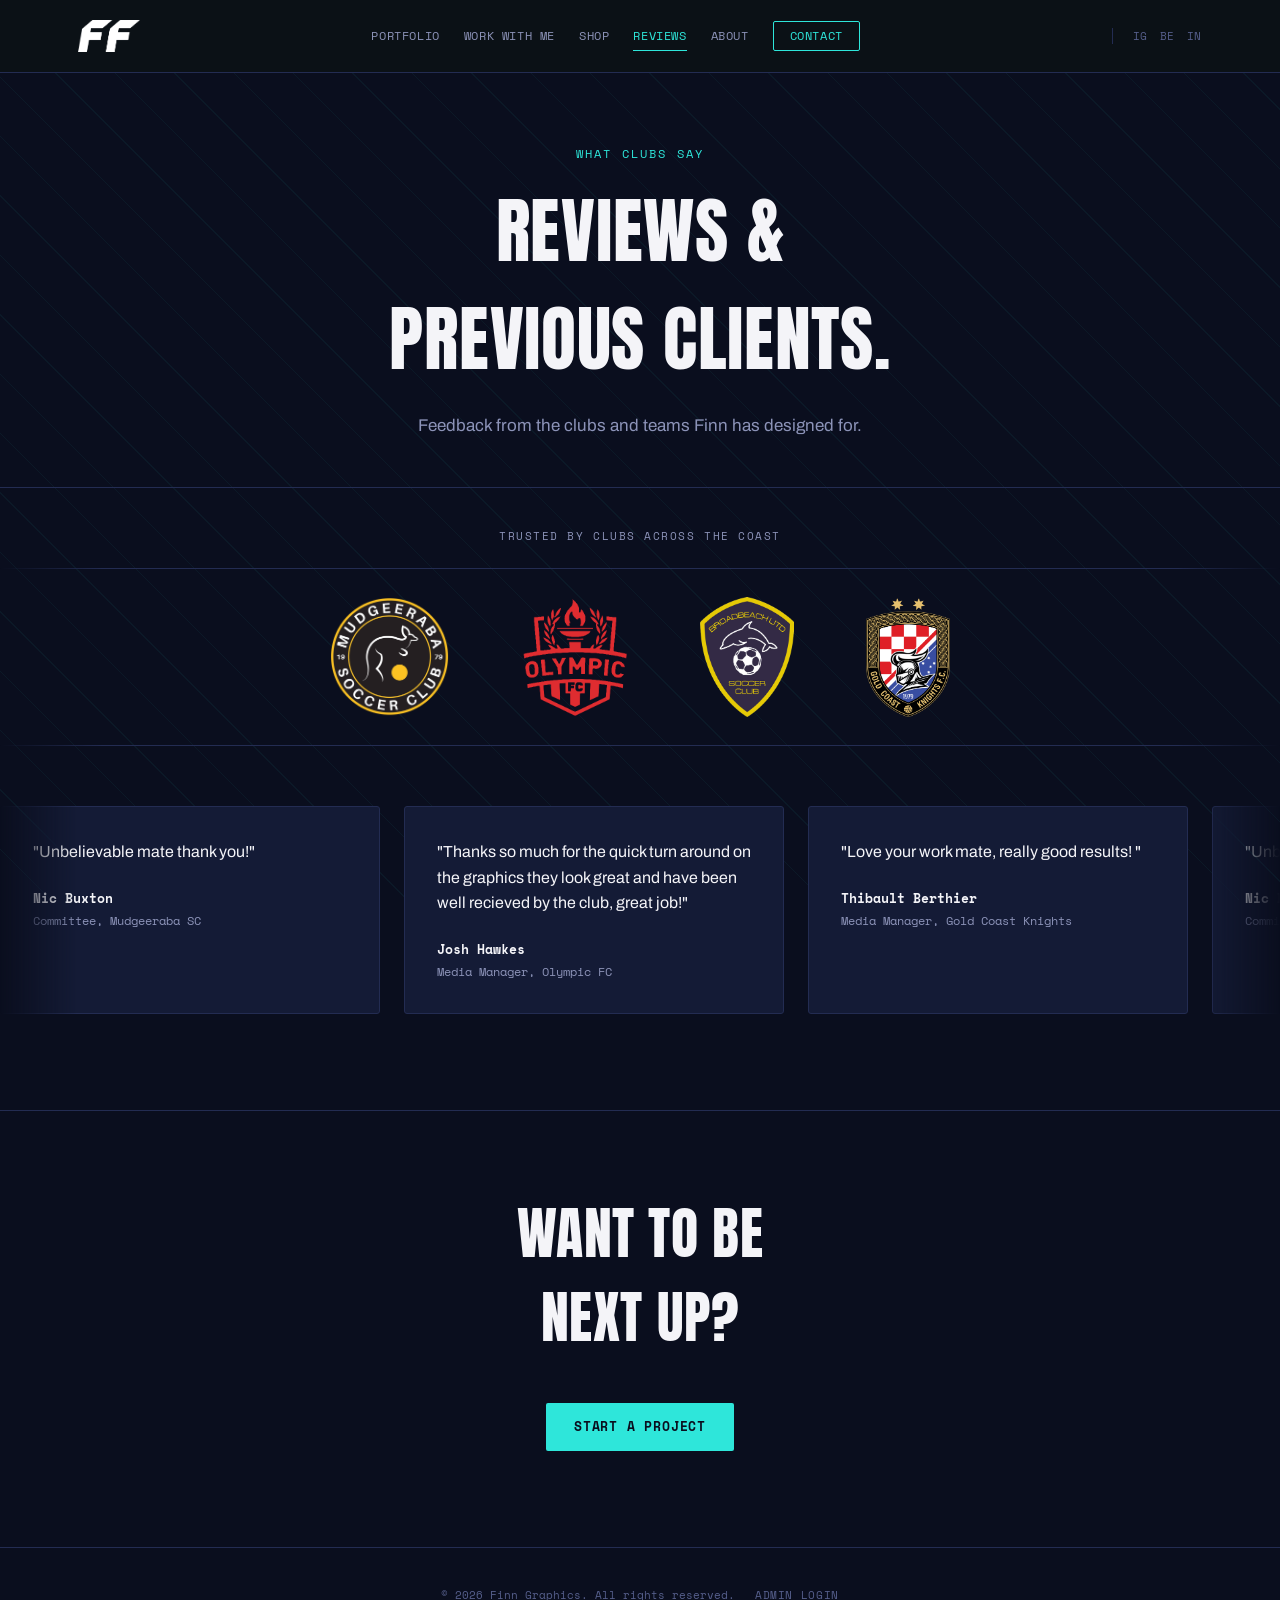
<file: reviews.html>
<!DOCTYPE html>
<html lang="en">
<head>
<meta charset="UTF-8">
<meta name="viewport" content="width=device-width, initial-scale=1.0">
<title>Reviews — Finn Graphics</title>
<meta name="description" content="What clubs and brands say about working with Finn Graphics.">
<link rel="preconnect" href="https://fonts.googleapis.com">
<link rel="preconnect" href="https://fonts.gstatic.com" crossorigin>
<link href="https://fonts.googleapis.com/css2?family=Anton&family=Archivo:wght@400;500;600;700;800&family=Space+Mono:wght@400;700&display=swap" rel="stylesheet">
<link rel="icon" type="image/x-icon" href="favicon.ico">
<link rel="icon" type="image/png" sizes="32x32" href="images/brand/favicon-32x32.png">
<link rel="icon" type="image/png" sizes="16x16" href="images/brand/favicon-16x16.png">
<link rel="apple-touch-icon" sizes="180x180" href="images/brand/apple-touch-icon.png">
<link rel="stylesheet" href="css/style.css">
</head>
<body>

<!-- ============================================= -->
<!-- HEADER / NAV                                   -->
<!-- ============================================= -->
<header class="site-header">
  <div class="wrap header-inner">
    <a href="index.html" class="wordmark"><img src="images/brand/ff-logo.png" alt="Finn Graphics" class="wordmark-logo"></a>
    <nav class="main-nav">
      <a href="index.html#portfolio">Portfolio</a>
      <a href="work-with-me.html">Work With Me</a>
      <a href="shop.html">Shop</a>
      <a href="reviews.html" class="is-current">Reviews</a>
      <a href="index.html#about">About</a>
      <a href="index.html#contact" class="nav-cta">Contact</a>
    </nav>
    <div class="header-socials">
      <a href="https://instagram.com/finngrafx" target="_blank" rel="noopener">IG</a>
      <a href="https://www.behance.net/finnfones1" target="_blank" rel="noopener">BE</a>
      <a href="https://www.linkedin.com/in/finley-fones-9a8a34400/" target="_blank" rel="noopener">IN</a>
    </div>
    <button class="nav-toggle" id="navToggle" aria-label="Open menu" aria-expanded="false">
      <span></span><span></span><span></span>
    </button>
  </div>
  <nav class="mobile-nav" id="mobileNav">
    <a href="index.html#portfolio">Portfolio</a>
    <a href="work-with-me.html">Work With Me</a>
    <a href="shop.html">Shop</a>
    <a href="reviews.html">Reviews</a>
    <a href="index.html#about">About</a>
    <a href="index.html#contact">Contact</a>
    <div class="mobile-nav-socials">
      <a href="https://instagram.com/finngrafx" target="_blank" rel="noopener">Instagram</a>
      <a href="https://www.behance.net/finnfones1" target="_blank" rel="noopener">Behance</a>
      <a href="https://www.linkedin.com/in/finley-fones-9a8a34400/" target="_blank" rel="noopener">LinkedIn</a>
    </div>
  </nav>
</header>

<!-- ============================================= -->
<!-- PAGE HEADER                                    -->
<!-- ============================================= -->
<section class="page-header">
  <div class="wrap">
    <p class="kicker">WHAT CLUBS SAY</p>
    <h1 class="page-title">REVIEWS &<br>PREVIOUS CLIENTS.</h1>
    <p class="hero-sub">Feedback from the clubs and teams Finn has designed for.</p>
  </div>
</section>

<!-- ============================================= -->
<!-- CLIENT LOGO CAROUSEL                           -->
<!-- ============================================= -->
<section class="clients" aria-label="Clubs Finn has worked with">
  <div class="wrap">
    <p class="clients-label">TRUSTED BY CLUBS ACROSS THE COAST</p>
  </div>
  <div class="logo-marquee">
    <div class="logo-track" id="logoTrack">
      <!-- populated by JS from data/clients.json, duplicated for a seamless loop -->
    </div>
  </div>
</section>

<!-- ============================================= -->
<!-- REVIEWS GRID                                   -->
<!-- ============================================= -->
<section class="reviews" id="reviews">
  <div class="review-marquee">
    <div class="review-track" id="reviewGrid">
      <!-- populated by JS from data/reviews.json, duplicated for a seamless loop -->
    </div>
  </div>
</section>

<!-- ============================================= -->
<!-- CTA                                            -->
<!-- ============================================= -->
<section class="reviews-cta">
  <div class="wrap">
    <h2>WANT TO BE<br>NEXT UP?</h2>
    <a href="index.html#contact" class="btn btn-solid">Start a project</a>
  </div>
</section>

<footer class="site-footer">
  <div class="wrap footer-inner">
    <p class="footer-note">© <span id="year"></span> Finn Graphics. All rights reserved.</p>
    <a href="/admin/" class="footer-admin-link">Admin Login</a>
  </div>
</footer>

<script src="js/common.js"></script>
</body>
</html>
</file>
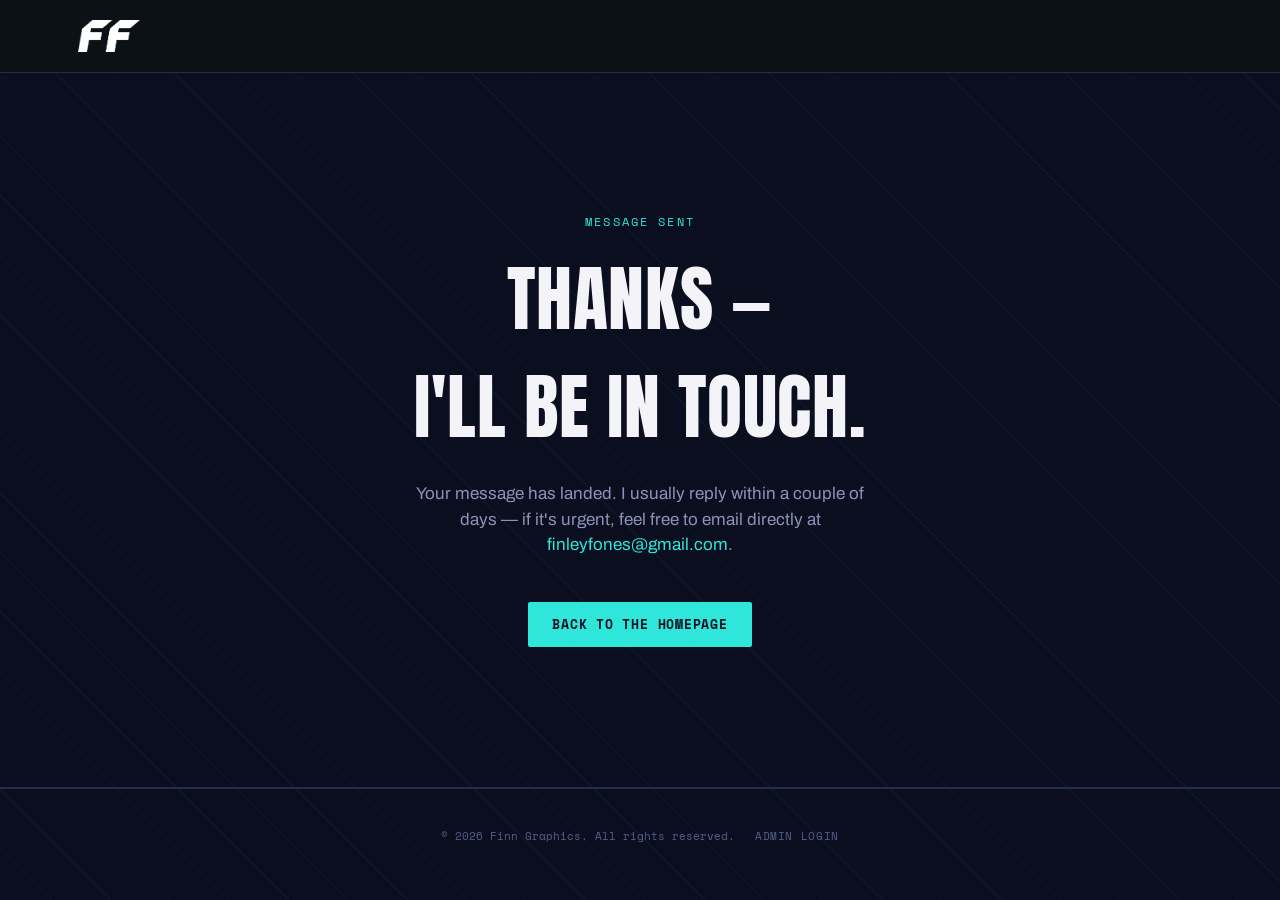
<file: thank-you.html>
<!DOCTYPE html>
<html lang="en">
<head>
<meta charset="UTF-8">
<meta name="viewport" content="width=device-width, initial-scale=1.0">
<title>Message Sent — Finn Graphics</title>
<meta name="robots" content="noindex">
<link rel="preconnect" href="https://fonts.googleapis.com">
<link rel="preconnect" href="https://fonts.gstatic.com" crossorigin>
<link href="https://fonts.googleapis.com/css2?family=Anton&family=Archivo:wght@400;500;600;700;800&family=Space+Mono:wght@400;700&display=swap" rel="stylesheet">
<link rel="icon" type="image/x-icon" href="favicon.ico">
<link rel="icon" type="image/png" sizes="32x32" href="images/brand/favicon-32x32.png">
<link rel="icon" type="image/png" sizes="16x16" href="images/brand/favicon-16x16.png">
<link rel="apple-touch-icon" sizes="180x180" href="images/brand/apple-touch-icon.png">
<link rel="stylesheet" href="css/style.css">
</head>
<body>

<header class="site-header">
  <div class="wrap header-inner">
    <a href="index.html" class="wordmark"><img src="images/brand/ff-logo.png" alt="Finn Graphics" class="wordmark-logo"></a>
  </div>
</header>

<section class="page-header" style="text-align:center; padding:140px 0;">
  <div class="wrap">
    <p class="kicker">MESSAGE SENT</p>
    <h1 class="page-title">THANKS —<br>I'LL BE IN TOUCH.</h1>
    <p class="hero-sub" style="margin:0 auto 32px;">Your message has landed. I usually reply within a couple of days — if it's urgent, feel free to email directly at <a href="mailto:finleyfones@gmail.com" style="color:var(--blue);">finleyfones@gmail.com</a>.</p>
    <a href="index.html" class="btn btn-solid">Back to the homepage</a>
  </div>
</section>

<footer class="site-footer">
  <div class="wrap footer-inner">
    <p class="footer-note">© <span id="year"></span> Finn Graphics. All rights reserved.</p>
    <a href="/admin/" class="footer-admin-link">Admin Login</a>
  </div>
</footer>

<script>document.getElementById("year").textContent = new Date().getFullYear();</script>
</body>
</html>
</file>
<file: css/style.css>
/* =====================================================================
   FINN GRAPHICS — DESIGN TOKENS
   ===================================================================== */
:root {
  --bg: #0A0E1E;
  --bg-elevated: #10172E;
  --card: #141B36;
  --card-hover: #1B2444;
  --line: #232C52;
  --blue: #2EE6DA;
  --blue-dim: #1D8B84;
  --indigo: #4B77E4;
  --indigo-dim: #2A3B8F;
  --chalk: #F4F4F8;
  --dim: #8C93B8;
  --dim-2: #565F8C;

  --font-display: 'Anton', sans-serif;
  --font-body: 'Archivo', sans-serif;
  --font-mono: 'Space Mono', monospace;

  --wrap: 1180px;
}

* { box-sizing: border-box; }
html { scroll-behavior: smooth; }

body {
  margin: 0;
  background: var(--bg);
  color: var(--chalk);
  font-family: var(--font-body);
  line-height: 1.5;
  -webkit-font-smoothing: antialiased;
  position: relative;
}

/* Ambient moving pitch-line texture behind the whole site */
body::before {
  content: "";
  position: fixed;
  inset: 0;
  z-index: 0;
  pointer-events: none;
  background-image: repeating-linear-gradient(
    45deg,
    rgba(46, 230, 218, 0.05) 0px,
    rgba(46, 230, 218, 0.05) 1px,
    transparent 1px,
    transparent 42px
  );
  background-size: 200% 200%;
  animation: driftLines 40s linear infinite;
}

@keyframes driftLines {
  from { background-position: 0 0; }
  to { background-position: 600px 600px; }
}

.site-header, .hero, .clients, .challenges, .work, .about, .contact, .site-footer,
.page-header, .reviews, .reviews-cta, .services, .services-cta {
  position: relative;
  z-index: 1;
}

img { max-width: 100%; display: block; }
a { color: inherit; text-decoration: none; }
a, button { transition: color 0.2s ease, background-color 0.2s ease, border-color 0.2s ease, transform 0.2s ease, opacity 0.2s ease; }

/* Gentle page-load fade-in */
body { animation: pageFadeIn 0.5s ease both; }
@keyframes pageFadeIn {
  from { opacity: 0; }
  to { opacity: 1; }
}

/* Scroll-reveal: elements rise and fade in as they enter view */
.reveal {
  opacity: 0;
  transform: translateY(22px);
  transition: opacity 0.6s ease, transform 0.6s ease;
}
.reveal.is-visible {
  opacity: 1;
  transform: none;
}

.wrap {
  max-width: var(--wrap);
  margin: 0 auto;
  padding: 0 28px;
}

.kicker {
  font-family: var(--font-mono);
  font-size: 12px;
  letter-spacing: 0.18em;
  text-transform: uppercase;
  color: var(--blue);
  margin: 0 0 14px;
}

h1, h2, h3 {
  font-family: var(--font-display);
  font-weight: 400;
  text-transform: uppercase;
  letter-spacing: 0.01em;
  margin: 0;
}

:focus-visible {
  outline: 2px solid var(--blue);
  outline-offset: 3px;
}

@media (prefers-reduced-motion: reduce) {
  *, *::before, *::after { animation-duration: 0.01ms !important; transition-duration: 0.01ms !important; scroll-behavior: auto !important; }
  body::before { animation: none; }
  .hero::before, .hero::after { animation: none; }
  .logo-track { animation: none !important; }
  .review-track { animation: none !important; }
  .hero-tile img { transition: none; }
}

/* =====================================================================
   HEADER
   ===================================================================== */
.site-header {
  position: sticky;
  top: 0;
  z-index: 50;
  background: rgba(13, 18, 22, 0.92);
  backdrop-filter: blur(8px);
  border-bottom: 1px solid var(--line);
}

.header-inner {
  display: flex;
  align-items: center;
  justify-content: space-between;
  height: 72px;
}

.wordmark { display: flex; align-items: center; height: 32px; }
.wordmark-logo { height: 100%; width: auto; display: block; }

.main-nav { display: flex; align-items: center; gap: 24px; }
.main-nav a {
  font-family: var(--font-mono);
  font-size: 12px;
  letter-spacing: 0.05em;
  text-transform: uppercase;
  color: var(--dim);
  transition: color 0.2s ease;
  white-space: nowrap;
  position: relative;
  display: inline-flex;
  align-items: center;
}
.main-nav a::after {
  content: "";
  position: absolute;
  left: 0;
  bottom: -6px;
  width: 100%;
  height: 1px;
  background: var(--blue);
  transform: scaleX(0);
  transform-origin: right;
  transition: transform 0.25s ease;
}
.main-nav a:hover::after,
.main-nav a.is-current::after {
  transform: scaleX(1);
  transform-origin: left;
}
.main-nav a.nav-cta::after { display: none; }
.main-nav a:hover { color: var(--chalk); }
.main-nav .nav-cta {
  border: 1px solid var(--blue);
  color: var(--blue) !important;
  padding: 8px 16px;
  border-radius: 2px;
  line-height: 1;
  display: inline-flex;
  align-items: center;
}
.nav-cta:hover { background: var(--blue); color: var(--bg) !important; }

.nav-toggle {
  display: none;
  flex-direction: column;
  gap: 5px;
  background: none;
  border: none;
  cursor: pointer;
  padding: 8px;
}
.nav-toggle span { width: 22px; height: 2px; background: var(--chalk); display: block; }

.header-socials {
  display: flex;
  align-items: center;
  gap: 12px;
  margin-left: 20px;
  padding-left: 20px;
  border-left: 1px solid var(--line);
}
.header-socials a {
  font-family: var(--font-mono);
  font-size: 11px;
  letter-spacing: 0.05em;
  color: var(--dim-2);
  transition: color 0.2s ease;
}
.header-socials a:hover { color: var(--blue); }

.mobile-nav-socials {
  display: flex;
  justify-content: center;
  gap: 24px;
  padding: 18px 28px;
}
.mobile-nav-socials a {
  font-family: var(--font-mono);
  font-size: 12px;
  letter-spacing: 0.05em;
  text-transform: uppercase;
  color: var(--dim);
}
.mobile-nav-socials a:hover { color: var(--blue); }

.mobile-nav {
  display: none;
  flex-direction: column;
  border-top: 1px solid var(--line);
  background: var(--bg-elevated);
}
.mobile-nav a {
  padding: 16px 28px;
  border-bottom: 1px solid var(--line);
  font-family: var(--font-mono);
  text-transform: uppercase;
  font-size: 13px;
  letter-spacing: 0.06em;
  color: var(--chalk);
}
.mobile-nav.is-open { display: flex; }

/* =====================================================================
   HERO
   ===================================================================== */
.hero {
  padding: 96px 0 64px;
  border-bottom: 1px solid var(--line);
  background: var(--bg);
  overflow: hidden;
}

.hero::before,
.hero::after {
  content: "";
  position: absolute;
  width: 900px;
  height: 600px;
  border-radius: 50%;
  filter: blur(10px);
  pointer-events: none;
  z-index: 0;
}
.hero::before {
  top: -320px;
  right: -200px;
  background: radial-gradient(ellipse 50% 50% at center, rgba(46,230,218,0.15), transparent 70%);
  animation: floodlightA 22s ease-in-out infinite;
}
.hero::after {
  bottom: -360px;
  left: -220px;
  width: 700px;
  height: 500px;
  background: radial-gradient(ellipse 50% 50% at center, rgba(75,119,228,0.16), transparent 70%);
  animation: floodlightB 26s ease-in-out infinite;
}

@keyframes floodlightA {
  0%, 100% { transform: translate(0, 0) scale(1); }
  50% { transform: translate(-60px, 40px) scale(1.08); }
}
@keyframes floodlightB {
  0%, 100% { transform: translate(0, 0) scale(1); }
  50% { transform: translate(50px, -30px) scale(1.06); }
}

.hero .wrap { position: relative; z-index: 1; }

.hero-grid {
  display: grid;
  grid-template-columns: 0.9fr 1.05fr;
  gap: 48px;
  align-items: center;
}

.hero-title {
  font-size: clamp(46px, 6.5vw, 92px);
  line-height: 0.94;
  color: var(--chalk);
  margin-bottom: 28px;
}

.hero-sub {
  max-width: 480px;
  font-size: 17px;
  color: var(--dim);
  margin: 0 0 32px;
}
.hero-sub strong { color: var(--blue); font-weight: 600; }

.hero-actions {
  display: flex;
  flex-wrap: wrap;
  gap: 14px;
  margin-bottom: 48px;
}
.hero-actions .btn { margin-top: 0; }

/* Scattered mosaic wall of work, à la an agency hero image grid */
.hero-gallery {
  display: grid;
  grid-template-columns: repeat(2, 1fr);
  grid-template-rows: repeat(3, 128px);
  gap: 12px;
}
.hero-tile {
  border-radius: 3px;
  overflow: hidden;
  background: var(--bg-elevated);
  border: 1px solid var(--line);
}
.hero-tile img {
  width: 100%;
  height: 100%;
  object-fit: cover;
  transition: transform 0.5s ease;
}
.hero-tile:hover img { transform: scale(1.08); }
.hero-tile:nth-child(1) { grid-column: 1 / 2; grid-row: 1 / 3; }
.hero-tile:nth-child(2) { grid-column: 2 / 3; grid-row: 1 / 2; }
.hero-tile:nth-child(3) { grid-column: 2 / 3; grid-row: 2 / 4; }
.hero-tile:nth-child(4) { grid-column: 1 / 2; grid-row: 3 / 4; }
.hero-tile:nth-child(5) { display: none; }

.scoreboard {
  display: grid;
  grid-template-columns: repeat(4, auto);
  gap: 0;
  border: 1px solid var(--line);
  border-radius: 3px;
  overflow: hidden;
  width: fit-content;
  background: var(--bg-elevated);
}
.score-cell {
  padding: 18px 26px;
  border-right: 1px solid var(--line);
  text-align: left;
}
.score-cell:last-child { border-right: none; }
.score-num {
  display: block;
  font-family: var(--font-mono);
  font-weight: 700;
  font-size: 30px;
  color: var(--blue);
  line-height: 1;
  margin-bottom: 6px;
}
.score-label {
  font-family: var(--font-mono);
  font-size: 11px;
  letter-spacing: 0.08em;
  text-transform: uppercase;
  color: var(--dim);
}

/* =====================================================================
   WHY WORK WITH FINN (challenges teaser)
   ===================================================================== */
.challenges { padding: 88px 0; border-bottom: 1px solid var(--line); }
.challenges-inner {
  display: grid;
  grid-template-columns: 1.1fr 0.9fr;
  gap: 56px;
  align-items: center;
}
.challenges-copy h2 {
  font-size: clamp(30px, 4.5vw, 46px);
  color: var(--chalk);
  margin-bottom: 20px;
}
.challenges-copy .hero-sub { margin-bottom: 28px; }
.challenges-list {
  list-style: none;
  margin: 0;
  padding: 0;
  display: flex;
  flex-direction: column;
  gap: 16px;
}
.challenges-list li {
  background: var(--card);
  border: 1px solid var(--line);
  border-left: 3px solid var(--blue);
  border-radius: 3px;
  padding: 18px 22px;
  color: var(--dim);
  font-style: italic;
  font-size: 15px;
}

/* =====================================================================
   WORK SECTION
   ===================================================================== */
.work { padding: 88px 0 100px; }

.section-head { margin-bottom: 40px; }
.section-head h2 {
  font-size: clamp(34px, 5vw, 52px);
  color: var(--chalk);
  margin-bottom: 10px;
}
.section-head p { color: var(--dim); margin: 0; }

.filters {
  display: flex;
  flex-wrap: wrap;
  justify-content: space-between;
  gap: 16px;
  margin-bottom: 44px;
  padding-bottom: 24px;
  border-bottom: 1px solid var(--line);
}
.filter-group { display: flex; flex-wrap: wrap; gap: 8px; }

.filter-btn {
  font-family: var(--font-mono);
  font-size: 12px;
  letter-spacing: 0.05em;
  text-transform: uppercase;
  background: transparent;
  border: 1px solid var(--line);
  color: var(--dim);
  padding: 9px 16px;
  border-radius: 2px;
  cursor: pointer;
  transition: all 0.2s ease;
}
.filter-btn:hover { border-color: var(--blue); color: var(--chalk); }
.filter-btn.is-active {
  background: var(--blue);
  border-color: var(--blue);
  color: var(--bg);
  font-weight: 700;
}

.project-grid {
  display: grid;
  grid-template-columns: repeat(3, 1fr);
  gap: 24px;
}

.project-card {
  position: relative;
  background: var(--card);
  border: 1px solid var(--line);
  border-radius: 3px;
  overflow: hidden;
  cursor: pointer;
  transition: transform 0.25s ease, border-color 0.25s ease, background 0.25s ease;
  text-align: left;
  display: flex;
  flex-direction: column;
}
.project-card:hover {
  transform: translateY(-4px);
  border-color: var(--blue-dim);
  background: var(--card-hover);
}

.card-media { position: relative; aspect-ratio: 4 / 5; overflow: hidden; background: var(--bg-elevated); }
.card-media img { width: 100%; height: 100%; object-fit: cover; transition: transform 0.45s ease; }
.project-card:hover .card-media img { transform: scale(1.06); }

.card-number {
  position: absolute;
  top: 12px;
  left: 12px;
  font-family: var(--font-mono);
  font-weight: 700;
  font-size: 13px;
  background: rgba(13,18,22,0.85);
  color: var(--blue);
  padding: 5px 9px;
  border-radius: 2px;
  z-index: 2;
}

.card-status {
  position: absolute;
  top: 12px;
  right: 12px;
  font-family: var(--font-mono);
  font-size: 10px;
  letter-spacing: 0.06em;
  text-transform: uppercase;
  padding: 5px 9px;
  border-radius: 2px;
  z-index: 2;
}
.card-status[data-status="client"] { background: var(--blue); color: var(--bg); font-weight: 700; }
.card-status[data-status="personal"] { background: rgba(244,241,232,0.12); color: var(--chalk); border: 1px solid var(--dim-2); }
.card-status[data-status="upcoming"] { background: transparent; color: var(--blue); border: 1px dashed var(--blue); font-weight: 700; }

.card-photo-count {
  position: absolute;
  bottom: 10px;
  right: 10px;
  font-family: var(--font-mono);
  font-size: 10px;
  letter-spacing: 0.04em;
  text-transform: uppercase;
  background: rgba(13,18,22,0.85);
  color: var(--chalk);
  padding: 4px 8px;
  border-radius: 2px;
  z-index: 2;
}

.card-body { padding: 18px 18px 20px; }
.card-category {
  font-family: var(--font-mono);
  font-size: 11px;
  letter-spacing: 0.08em;
  text-transform: uppercase;
  color: var(--dim);
  margin-bottom: 8px;
}
.card-title {
  font-family: var(--font-display);
  font-size: 22px;
  color: var(--chalk);
  text-transform: uppercase;
  margin-bottom: 4px;
  line-height: 1.05;
}
.card-sport { color: var(--dim); font-size: 13px; }

.empty-state {
  text-align: center;
  color: var(--dim);
  padding: 60px 0;
  font-family: var(--font-mono);
}

/* Placeholder image box (shown until a real image file is added) */
.placeholder-img {
  width: 100%;
  height: 100%;
  display: flex;
  align-items: center;
  justify-content: center;
  background:
    repeating-linear-gradient(45deg, rgba(46,230,218,0.08) 0 10px, transparent 10px 20px),
    var(--bg-elevated);
  border: 1px dashed var(--dim-2);
}
.placeholder-img span {
  font-family: var(--font-mono);
  font-size: 11px;
  color: var(--dim);
  text-align: center;
  line-height: 1.6;
  padding: 12px;
  word-break: break-word;
}

/* =====================================================================
   ABOUT
   ===================================================================== */
.about { padding: 96px 0; background: var(--bg-elevated); border-top: 1px solid var(--line); border-bottom: 1px solid var(--line); }
.about-inner {
  display: grid;
  grid-template-columns: 0.8fr 1fr;
  gap: 64px;
  align-items: center;
}
.about-portrait { aspect-ratio: 4/5; border-radius: 3px; overflow: hidden; background: var(--bg-elevated); }
.about-portrait img { width: 100%; height: 100%; object-fit: cover; }
.about-copy h2 { font-size: clamp(30px, 4vw, 44px); color: var(--chalk); margin-bottom: 20px; }
.about-copy p { color: var(--dim); max-width: 480px; margin: 0 0 16px; }

.btn {
  display: inline-block;
  font-family: var(--font-mono);
  font-size: 13px;
  letter-spacing: 0.06em;
  text-transform: uppercase;
  padding: 13px 24px;
  border-radius: 2px;
  margin-top: 12px;
}
.btn-outline { border: 1px solid var(--blue); color: var(--blue); transition: all 0.2s ease; }
.btn-outline:hover { background: var(--blue); color: var(--bg); }

/* =====================================================================
   CONTACT / FOOTER
   ===================================================================== */
.contact { padding: 110px 0 48px; text-align: center; }
.contact-inner { display: flex; flex-direction: column; align-items: center; }
.contact h2 {
  font-size: clamp(38px, 7vw, 74px);
  color: var(--chalk);
  margin-bottom: 32px;
}
.contact-email {
  font-family: var(--font-mono);
  font-size: clamp(18px, 3vw, 24px);
  color: var(--blue);
  border-bottom: 1px solid var(--blue-dim);
  padding-bottom: 6px;
  margin-bottom: 32px;
}
.contact-email:hover { border-color: var(--blue); }
.socials { display: flex; gap: 28px; margin-bottom: 64px; }
.socials a {
  font-family: var(--font-mono);
  font-size: 12px;
  letter-spacing: 0.06em;
  text-transform: uppercase;
  color: var(--dim);
}
.socials a:hover { color: var(--chalk); }
.footer-note {
  font-family: var(--font-mono);
  font-size: 11px;
  color: var(--dim-2);
  border-top: 1px solid var(--line);
  padding-top: 24px;
  width: 100%;
}

/* =====================================================================
   LIGHTBOX
   ===================================================================== */
.lightbox {
  position: fixed;
  inset: 0;
  z-index: 100;
  background: rgba(9, 13, 16, 0.92);
  backdrop-filter: blur(6px);
  display: flex;
  align-items: center;
  justify-content: center;
  padding: 24px;
}
.lightbox[hidden] { display: none; }
.lightbox-inner {
  background: var(--card);
  border: 1px solid var(--line);
  border-radius: 4px;
  max-width: 880px;
  width: 100%;
  max-height: 88vh;
  overflow-y: auto;
  position: relative;
  display: grid;
  grid-template-columns: 1.2fr 1fr;
}
.lightbox-media-wrap { position: relative; aspect-ratio: 4/5; background: var(--bg-elevated); }
.lightbox-media { width: 100%; height: 100%; }
.lightbox-media img { width: 100%; height: 100%; object-fit: cover; }

.lightbox-nav {
  position: absolute;
  top: 50%;
  transform: translateY(-50%);
  width: 38px;
  height: 38px;
  border-radius: 50%;
  border: none;
  background: rgba(13,18,22,0.75);
  color: var(--chalk);
  font-size: 22px;
  line-height: 1;
  cursor: pointer;
  display: flex;
  align-items: center;
  justify-content: center;
  z-index: 3;
}
.lightbox-nav:hover { background: var(--blue); color: var(--bg); }
.lightbox-prev { left: 12px; }
.lightbox-next { right: 12px; }

.lightbox-dots {
  position: absolute;
  bottom: 14px;
  left: 50%;
  transform: translateX(-50%);
  display: flex;
  gap: 7px;
  z-index: 3;
}
.lightbox-dot {
  width: 7px;
  height: 7px;
  border-radius: 50%;
  border: none;
  padding: 0;
  background: rgba(244,241,232,0.35);
  cursor: pointer;
}
.lightbox-dot.is-active { background: var(--blue); }

.lightbox-close {
  position: absolute;
  top: 14px;
  right: 14px;
  z-index: 3;
  width: 36px;
  height: 36px;
  border-radius: 50%;
  border: none;
  background: rgba(13,18,22,0.85);
  color: var(--chalk);
  font-size: 22px;
  cursor: pointer;
  line-height: 1;
}
.lightbox-info { padding: 32px; }
.lightbox-num {
  font-family: var(--font-mono);
  color: var(--blue);
  font-size: 12px;
  letter-spacing: 0.08em;
}
.lightbox-info h3 {
  font-family: var(--font-display);
  font-size: 30px;
  color: var(--chalk);
  text-transform: uppercase;
  margin: 10px 0 8px;
}
.lightbox-info p { color: var(--dim); margin: 0 0 12px; font-size: 14px; }
.lightbox-caption { font-family: var(--font-mono); font-size: 12px; color: var(--dim-2); }
.lightbox-info p#lightboxDesc { color: var(--chalk); font-size: 15px; margin-top: 16px; }

/* =====================================================================
   CLIENT LOGO CAROUSEL
   ===================================================================== */
.clients { padding: 40px 0 0; }
.clients-label {
  font-family: var(--font-mono);
  font-size: 11px;
  letter-spacing: 0.14em;
  text-transform: uppercase;
  color: var(--dim);
  text-align: center;
  margin: 0 0 24px;
}

.logo-marquee {
  overflow: hidden;
  border-top: 1px solid var(--line);
  border-bottom: 1px solid var(--line);
  padding: 28px 0;
  -webkit-mask-image: linear-gradient(90deg, transparent, #000 8%, #000 92%, transparent);
  mask-image: linear-gradient(90deg, transparent, #000 8%, #000 92%, transparent);
}

.logo-track {
  display: flex;
  align-items: center;
  gap: 72px;
  width: max-content;
  animation: scrollLogos 26s linear infinite;
}
.logo-marquee:hover .logo-track { animation-play-state: paused; }

/* Used when there are too few logos to need scrolling — centered, no
   duplicates, and sized up by JS to fill the row nicely. */
.logo-track.logo-track--static {
  width: 100%;
  justify-content: center;
  animation: none;
}
/* Prevents a flash of oversized/overlapping logos while JS measures and
   decides which mode to use. */
.logo-track.logo-track--measuring { visibility: hidden; }

@keyframes scrollLogos {
  from { transform: translateX(0); }
  to { transform: translateX(-50%); }
}

.logo-item { flex: none; height: var(--logo-size, 40px); display: flex; align-items: center; transition: height 0.2s ease; }
.logo-item img { height: 100%; width: auto; object-fit: contain; }

.logo-fallback {
  display: flex;
  align-items: center;
  gap: 10px;
  padding: 7px 16px 7px 7px;
  border: 1px solid var(--line);
  border-radius: 999px;
  white-space: nowrap;
}
.logo-fallback-initials {
  width: 26px;
  height: 26px;
  border-radius: 50%;
  background: var(--blue-dim);
  color: var(--chalk);
  font-family: var(--font-mono);
  font-size: 11px;
  font-weight: 700;
  display: flex;
  align-items: center;
  justify-content: center;
}
.logo-fallback-name {
  font-family: var(--font-mono);
  font-size: 12px;
  letter-spacing: 0.04em;
  color: var(--dim);
}

/* =====================================================================
   CONTACT FORM
   ===================================================================== */
.contact-sub { color: var(--dim); max-width: 420px; margin: 0 auto 40px; }

.contact-form {
  width: 100%;
  max-width: 480px;
  text-align: left;
  display: flex;
  flex-direction: column;
  gap: 18px;
  margin-bottom: 12px;
}

.form-honeypot { position: absolute; left: -9999px; opacity: 0; pointer-events: none; }

.form-row { display: flex; flex-direction: column; gap: 8px; }
.form-row label {
  font-family: var(--font-mono);
  font-size: 11px;
  letter-spacing: 0.08em;
  text-transform: uppercase;
  color: var(--dim);
}
.form-row input,
.form-row textarea {
  background: var(--card);
  border: 1px solid var(--line);
  border-radius: 2px;
  color: var(--chalk);
  font-family: var(--font-body);
  font-size: 15px;
  padding: 12px 14px;
  resize: vertical;
}
.form-row input:focus,
.form-row textarea:focus {
  outline: none;
  border-color: var(--blue);
}

.btn-solid {
  background: var(--blue);
  color: var(--bg);
  border: none;
  font-weight: 700;
  cursor: pointer;
  font-size: 13px;
}
.btn-solid:hover { background: #5CF0E5; }
.btn-solid:disabled { opacity: 0.6; cursor: default; }

.form-status {
  font-family: var(--font-mono);
  font-size: 13px;
  color: var(--blue);
  min-height: 18px;
  margin: 0;
}
.form-status.is-error { color: #E8664F; }

.contact-divider {
  display: flex;
  align-items: center;
  gap: 16px;
  width: 100%;
  max-width: 480px;
  margin: 32px 0 28px;
  color: var(--dim-2);
  font-family: var(--font-mono);
  font-size: 11px;
  letter-spacing: 0.08em;
  text-transform: uppercase;
}
.contact-divider::before,
.contact-divider::after {
  content: "";
  flex: 1;
  height: 1px;
  background: var(--line);
}

/* =====================================================================
   SITE FOOTER (separate from contact section now)
   ===================================================================== */
.site-footer {
  padding: 28px 0;
  border-top: 1px solid var(--line);
}
.footer-inner {
  display: flex;
  align-items: center;
  justify-content: center;
  gap: 20px;
  flex-wrap: wrap;
  position: relative;
}
.site-footer .footer-note {
  border-top: none;
  padding-top: 0;
  text-align: center;
  width: auto;
}
.footer-admin-link {
  font-family: var(--font-mono);
  font-size: 11px;
  letter-spacing: 0.06em;
  text-transform: uppercase;
  color: var(--dim-2);
}
.footer-admin-link:hover { color: var(--blue); }
@media (max-width: 560px) {
  .footer-inner { flex-direction: column; gap: 10px; }
}

/* =====================================================================
   PAGE HEADER (Reviews page)
   ===================================================================== */
.page-header {
  padding: 72px 0 48px;
  border-bottom: 1px solid var(--line);
  text-align: center;
}
.page-title {
  font-size: clamp(40px, 7vw, 72px);
  color: var(--chalk);
  margin-bottom: 20px;
}
.page-header .hero-sub { margin: 0 auto; text-align: center; }
.main-nav a.is-current { color: var(--blue); }

/* =====================================================================
   REVIEWS MARQUEE
   ===================================================================== */
.reviews { padding: 60px 0 96px; }
.review-marquee {
  overflow: hidden;
  -webkit-mask-image: linear-gradient(90deg, transparent, #000 6%, #000 94%, transparent);
  mask-image: linear-gradient(90deg, transparent, #000 6%, #000 94%, transparent);
}
.review-track {
  display: flex;
  gap: 24px;
  width: max-content;
  animation: scrollReviews 50s linear infinite;
}
.review-marquee:hover .review-track { animation-play-state: paused; }

@keyframes scrollReviews {
  from { transform: translateX(0); }
  to { transform: translateX(-50%); }
}

.review-card {
  flex: none;
  width: 380px;
  background: var(--card);
  border: 1px solid var(--line);
  border-radius: 3px;
  padding: 32px;
}
.review-quote {
  font-size: 16px;
  color: var(--chalk);
  line-height: 1.6;
  margin: 0 0 24px;
}
.review-author {
  font-family: var(--font-mono);
  font-size: 13px;
  font-weight: 700;
  color: var(--chalk);
  margin: 0;
}
.review-role {
  font-family: var(--font-mono);
  font-size: 12px;
  color: var(--dim);
  margin: 4px 0 0;
}

.reviews-cta {
  text-align: center;
  padding: 80px 0 96px;
  border-top: 1px solid var(--line);
}
.reviews-cta h2 {
  font-size: clamp(34px, 6vw, 56px);
  color: var(--chalk);
  margin-bottom: 32px;
}
.reviews-cta .btn-solid {
  display: inline-block;
  padding: 14px 28px;
  border-radius: 2px;
  text-transform: uppercase;
  letter-spacing: 0.06em;
}

/* =====================================================================
   SHOP
   ===================================================================== */
.shop-grid {
  display: grid;
  grid-template-columns: repeat(3, 1fr);
  gap: 24px;
}
.shop-card {
  background: var(--card);
  border: 1px solid var(--line);
  border-radius: 3px;
  overflow: hidden;
  display: flex;
  flex-direction: column;
  transition: transform 0.25s ease, border-color 0.25s ease;
}
.shop-card:hover { transform: translateY(-4px); border-color: var(--blue-dim); }
.shop-media { position: relative; aspect-ratio: 4/5; background: var(--bg-elevated); overflow: hidden; }
.shop-media img { width: 100%; height: 100%; object-fit: cover; transition: transform 0.45s ease; }
.shop-card:hover .shop-media img { transform: scale(1.06); }
.shop-price {
  position: absolute;
  top: 12px;
  right: 12px;
  font-family: var(--font-mono);
  font-weight: 700;
  font-size: 13px;
  background: var(--blue);
  color: var(--bg);
  padding: 5px 10px;
  border-radius: 2px;
}
.shop-body { padding: 18px 18px 22px; display: flex; flex-direction: column; gap: 4px; flex: 1; }
.shop-desc { color: var(--dim); font-size: 13px; margin: 8px 0 18px; flex: 1; }
.shop-buy { margin-top: auto; text-align: center; border-radius: 2px; width: 100%; padding: 12px 16px; }
.shop-buy[disabled] { opacity: 0.55; cursor: default; }
.shop-intro { max-width: 560px; color: var(--dim); }

/* =====================================================================
   SERVICES / "WORK WITH ME"
   ===================================================================== */
.services { padding: 24px 0 100px; }
.services-list {
  display: grid;
  grid-template-columns: repeat(3, 1fr);
  gap: 32px;
}
.service-tier {
  display: flex;
  flex-direction: column;
}
.service-media { aspect-ratio: 4/5; border-radius: 3px; overflow: hidden; margin-bottom: 24px; background: var(--bg-elevated); }
.service-media img { width: 100%; height: 100%; object-fit: cover; transition: transform 0.45s ease; }
.service-tier:hover .service-media img { transform: scale(1.06); }
.service-title {
  font-family: var(--font-display);
  font-size: 26px;
  color: var(--blue);
  text-transform: uppercase;
  margin-bottom: 8px;
  line-height: 1.05;
}
.service-tagline { color: var(--chalk); font-weight: 600; margin: 0 0 10px; }
.service-summary { color: var(--dim); font-size: 14px; margin: 0 0 18px; }
.service-includes-label {
  font-family: var(--font-mono);
  font-size: 11px;
  letter-spacing: 0.08em;
  text-transform: uppercase;
  color: var(--dim);
  margin: 0 0 10px;
}
.service-includes { list-style: none; margin: 0; padding: 0; display: flex; flex-direction: column; gap: 8px; }
.service-includes li {
  font-size: 13px;
  color: var(--chalk);
  padding-left: 16px;
  position: relative;
}
.service-includes li::before {
  content: "";
  position: absolute;
  left: 0;
  top: 7px;
  width: 6px;
  height: 6px;
  background: var(--blue);
  border-radius: 50%;
}

.services-cta {
  text-align: center;
  padding: 0 0 96px;
}
.services-cta .btn-solid {
  display: inline-block;
  padding: 14px 28px;
  border-radius: 2px;
  text-transform: uppercase;
  letter-spacing: 0.06em;
}

/* =====================================================================
   RESPONSIVE
   ===================================================================== */
@media (max-width: 860px) {
  .main-nav { display: none; }
  .header-socials { display: none; }
  .nav-toggle { display: flex; }
  .project-grid { grid-template-columns: repeat(2, 1fr); }
  .shop-grid { grid-template-columns: repeat(2, 1fr); }
  .services-list { grid-template-columns: repeat(2, 1fr); }
  .about-inner { grid-template-columns: 1fr; }
  .about-portrait { max-width: 320px; }
  .lightbox-inner { grid-template-columns: 1fr; }
  .scoreboard { grid-template-columns: repeat(2, auto); }
  .score-cell:nth-child(2) { border-right: none; }
  .hero-grid { grid-template-columns: 1fr; }
  .hero-gallery { grid-template-rows: repeat(3, 70px); max-width: 480px; }
  .challenges-inner { grid-template-columns: 1fr; gap: 36px; }
  .review-card { width: 300px; }
}

@media (max-width: 640px) {
  .wrap { padding: 0 20px; }
  .hero { padding: 64px 0 48px; }
  .filters { flex-direction: column; }
  .contact-form { max-width: 100%; }
  .hero-actions { flex-direction: column; }
  .hero-actions .btn { text-align: center; }
  .review-card { width: 260px; padding: 24px; }

  /* Keep 2-column grids everywhere on phones rather than collapsing to 1 —
     just tighten the gap and scale text/spacing down so cards stay legible. */
  .project-grid,
  .shop-grid,
  .services-list {
    gap: 12px;
  }
  .card-body { padding: 14px 14px 16px; }
  .card-title { font-size: 17px; }
  .card-category { font-size: 10px; margin-bottom: 6px; }
  .card-sport { font-size: 12px; }
  .card-number, .card-status { font-size: 10px; padding: 4px 7px; }

  .shop-body { padding: 14px 14px 16px; gap: 3px; }
  .shop-desc { font-size: 12px; margin: 6px 0 14px; }
  .shop-price { font-size: 11px; padding: 4px 8px; }
  .shop-buy { padding: 10px 12px; font-size: 12px; }

  .service-title { font-size: 18px; }
  .service-tagline { font-size: 13px; }
  .service-summary { font-size: 12px; margin-bottom: 12px; }
  .service-includes-label { margin-bottom: 8px; }
  .service-includes li { font-size: 12px; padding-left: 16px; }
  .services-list { gap: 20px 12px; }

  .section-head h2 { font-size: 28px; }
  .page-title { font-size: clamp(32px, 9vw, 48px); }
}
</file>
